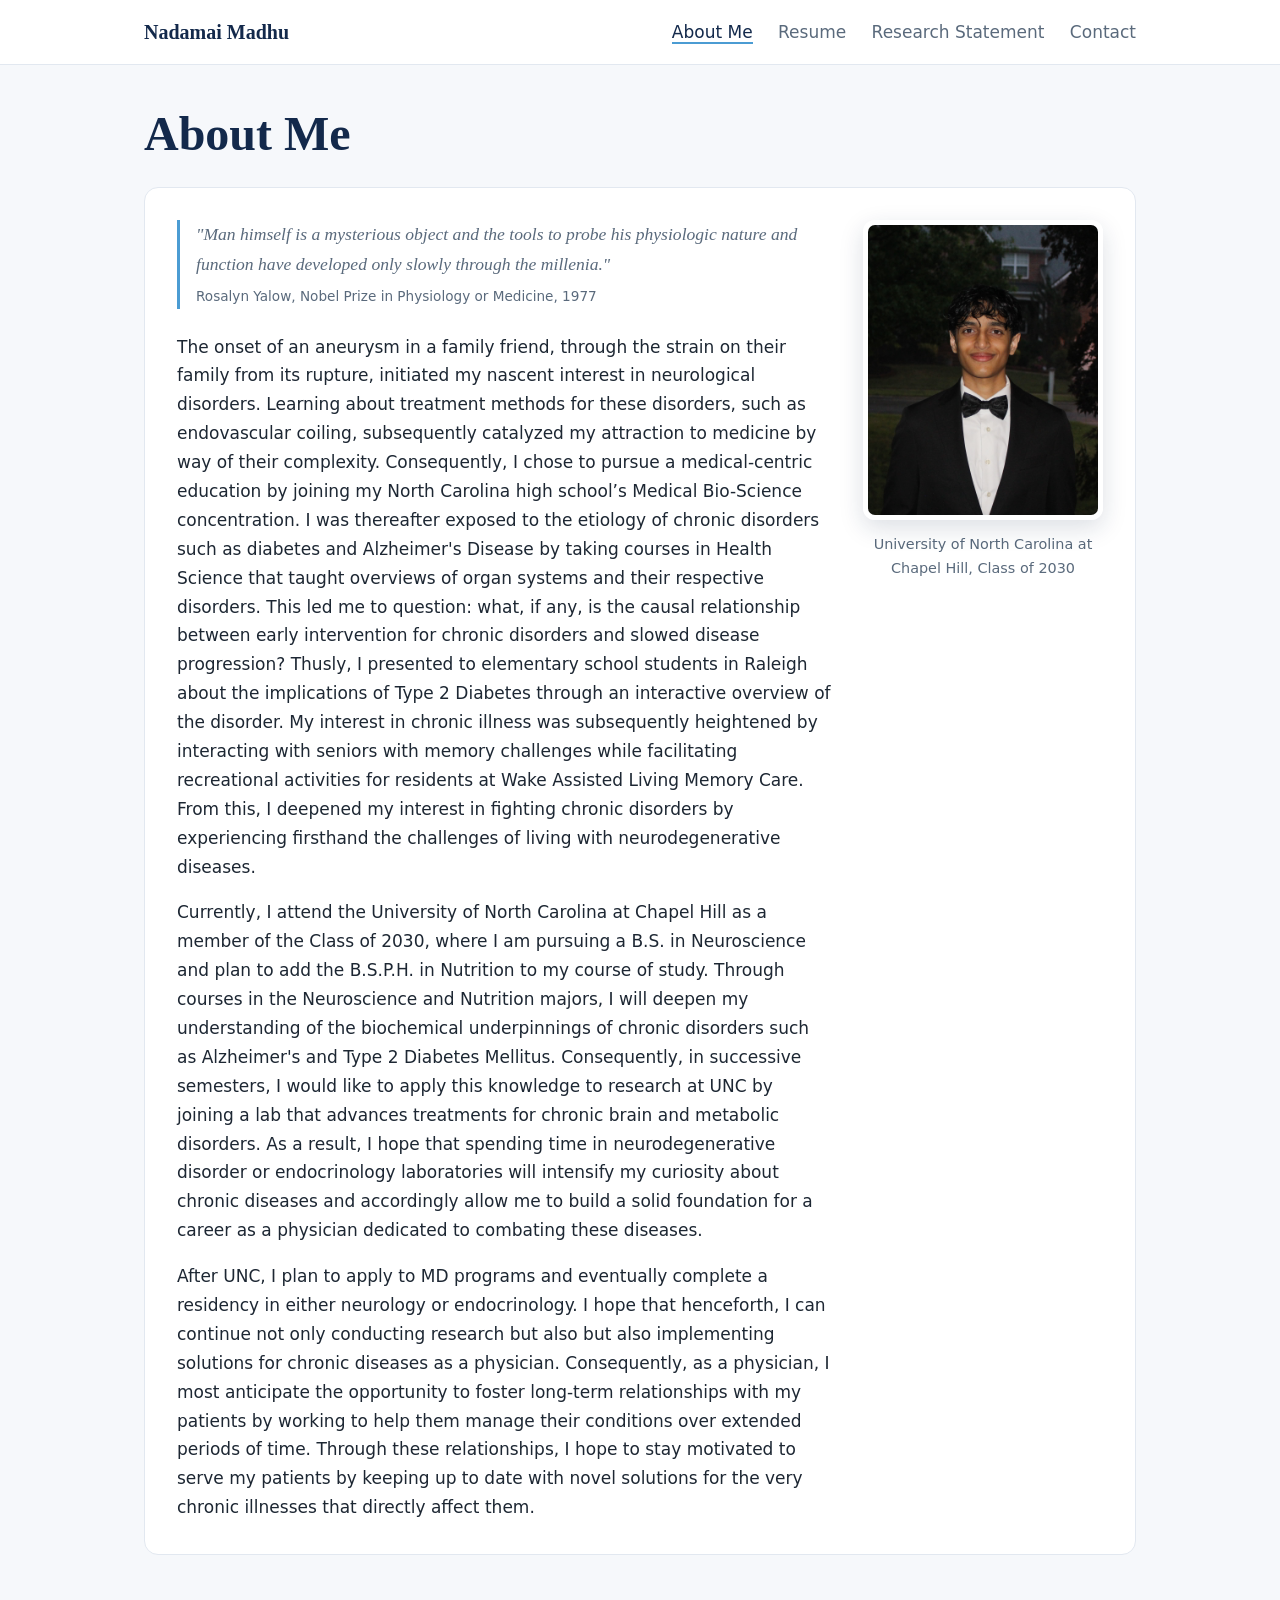
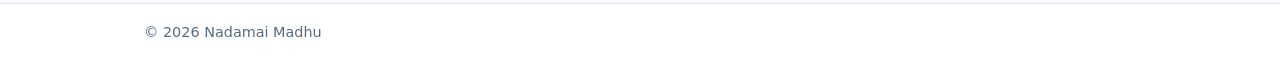
<file: index.html>
<!DOCTYPE html>
<html lang="en">
<head>
    <meta charset="utf-8">
    <meta name="viewport" content="width=device-width, initial-scale=1">
    <title>Nadamai Madhu</title>
    <link rel="stylesheet" href="style.css">
</head>
<body>
    <header>
        <div class="wrap">
            <a class="brand" href="index.html">Nadamai Madhu</a>
            <nav>
                <a href="index.html" class="on">About Me</a>
                <a href="resume.html">Resume</a>
                <a href="researchstatement.html">Research Statement</a>
                <a href="contact.html">Contact</a>
            </nav>
        </div>
    </header>

    <main class="wrap wide">
        <h1>About Me</h1>
        <div class="card about">
            <div>
                <blockquote class="quote">
                    "Man himself is a mysterious object and the tools to probe his physiologic nature and function have developed only slowly through the millenia." 
                    <cite>Rosalyn Yalow, Nobel Prize in Physiology or Medicine, 1977</cite>
                </blockquote>
            

            <p>The onset of an aneurysm in a family friend, through the strain on their family from its rupture, initiated my nascent interest in neurological disorders. Learning about treatment methods for these disorders, such as endovascular coiling, subsequently catalyzed my attraction to medicine by way of their complexity. Consequently, I chose to pursue a medical-centric education by joining my North Carolina high school’s Medical Bio-Science concentration. I was thereafter exposed to the etiology of chronic disorders such as diabetes and Alzheimer's Disease by taking courses in Health Science that taught overviews of organ systems and their respective disorders. This led me to question: what, if any, is the causal relationship between early intervention for chronic disorders and slowed disease progression? Thusly, I presented to elementary school students in Raleigh about the implications of Type 2 Diabetes through an interactive overview of the disorder. My interest in chronic illness was subsequently heightened by interacting with seniors with memory challenges while facilitating recreational activities for residents at Wake Assisted Living Memory Care. From this, I deepened my interest in fighting chronic disorders by experiencing firsthand the challenges of living with neurodegenerative diseases.  </p>

            <p>Currently, I attend the University of North Carolina at Chapel Hill as a member of the Class of 2030, where I am pursuing a B.S. in Neuroscience and plan to add the B.S.P.H. in Nutrition to my course of study. Through courses in the Neuroscience and Nutrition majors, I will deepen my understanding of the biochemical underpinnings of chronic disorders such as Alzheimer's and Type 2 Diabetes Mellitus. Consequently, in successive semesters, I would like to apply this knowledge to research at UNC by joining a lab that advances treatments for chronic brain and metabolic disorders. As a result, I hope that spending time in neurodegenerative disorder or endocrinology laboratories will intensify my curiosity about chronic diseases and accordingly allow me to build a solid foundation for a career as a physician dedicated to combating these diseases.  </p>

            <p>After UNC, I plan to apply to MD programs and eventually complete a residency in either neurology or endocrinology. I hope that henceforth, I can continue not only conducting research but also but also implementing solutions for chronic diseases as a physician. Consequently, as a physician, I most anticipate the opportunity to foster long-term relationships with my patients by working to help them manage their conditions over extended periods of time. Through these relationships, I hope to stay motivated to serve my patients by keeping up to date with novel solutions for the very chronic illnesses that directly affect them.   </p>
            </div>
            <div>
                <div class="photo">
                    <img src="IMG_8910 (1).jpeg" alt="Nadamai Madhu">
                </div>
                <p class="caption">University of North Carolina at Chapel Hill, Class of 2030</p>
            </div>
        </div>
    </main>

    <footer>
        <div class="wrap">
            <span>&copy; 2026 Nadamai Madhu</span>
        </div>
    </footer>
</body>
</html>
</file>
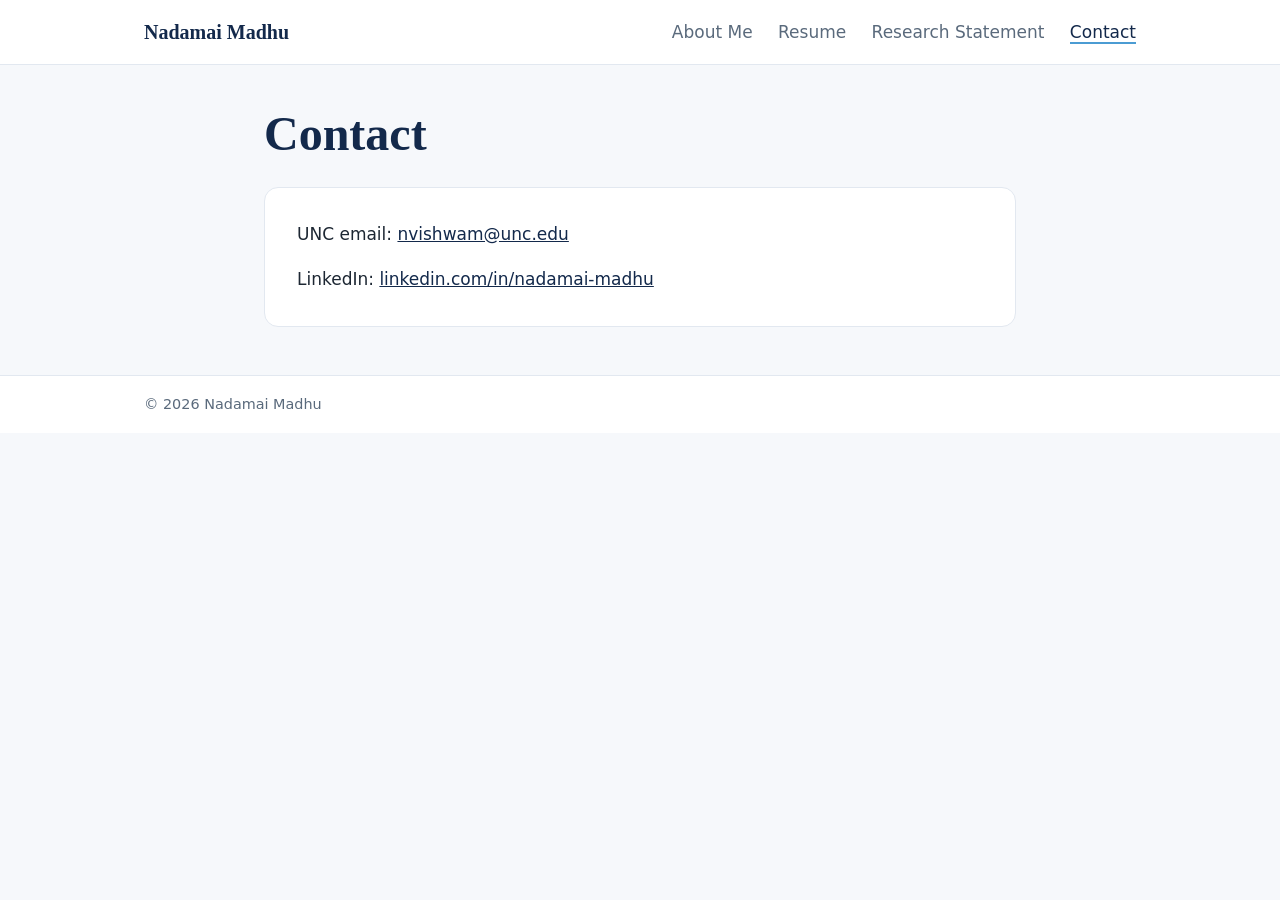
<file: contact.html>
<!DOCTYPE html>
<html lang="en">
<head>
    <meta charset="utf-8">
    <meta name="viewport" content="width=device-width, initial-scale=1">
    <title>Contact | Nadamai Madhu</title>
    <link rel="stylesheet" href="style.css">
</head>
<body>
    <header>
        <div class="wrap">
            <a class="brand" href="index.html">Nadamai Madhu</a>
            <nav>
                <a href="index.html">About Me</a>
                <a href="resume.html">Resume</a>
                <a href="researchstatement.html">Research Statement</a>
                <a href="contact.html" class="on">Contact</a>
            </nav>
        </div>
    </header>

    <main class="wrap">
        <h1>Contact</h1>
        <div class="card">
            <p>UNC email: <a href="mailto:nvishwam@unc.edu">nvishwam@unc.edu</a></p>
            <p>LinkedIn: <a href="https://www.linkedin.com/in/nadamai-madhu-b9375127a/" target="_blank">linkedin.com/in/nadamai-madhu</a></p>
        </div>
    </main>

    <footer>
        <div class="wrap">
            <span>&copy; 2026 Nadamai Madhu</span>
        </div>
    </footer>
</body>
</html>
</file>
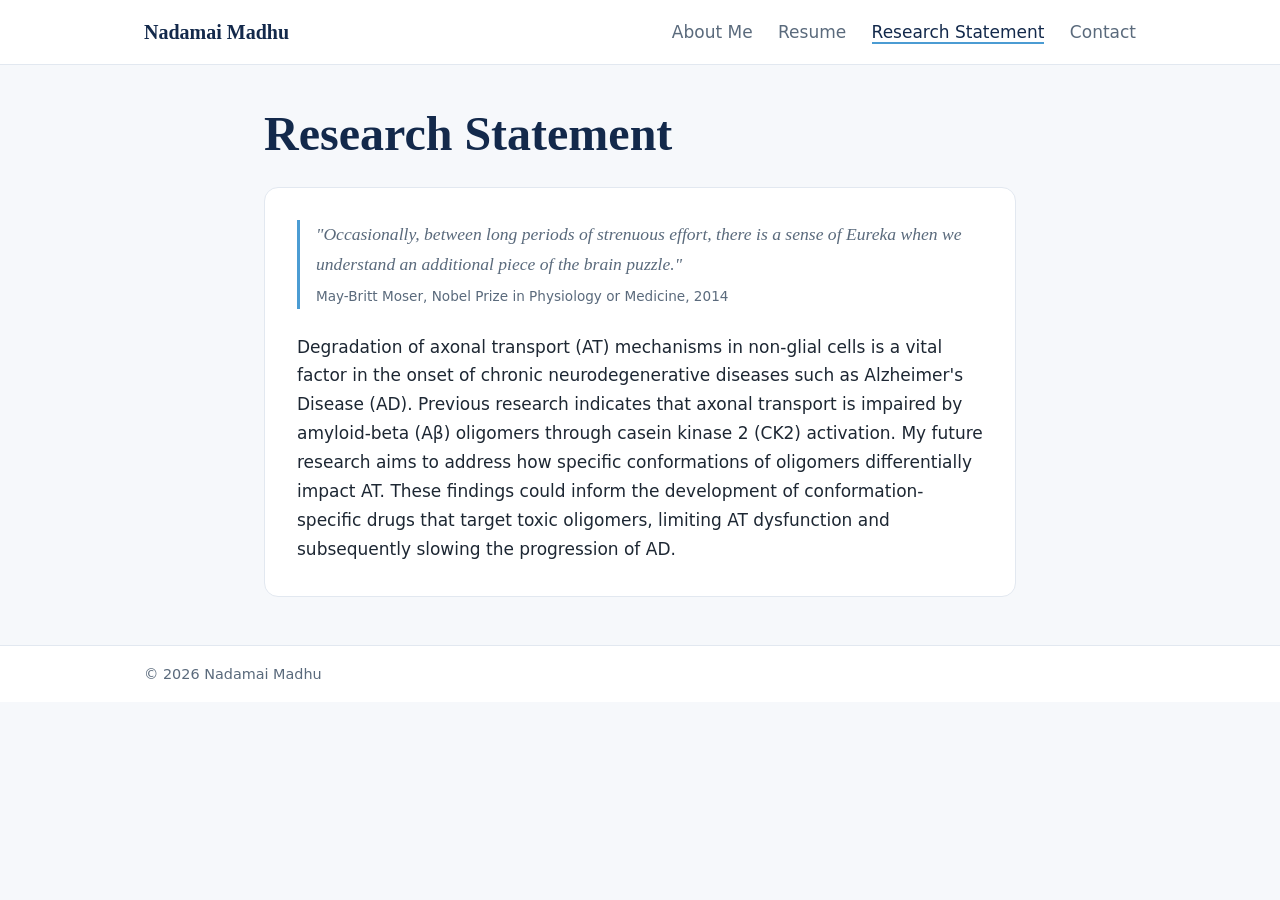
<file: researchstatement.html>
<!DOCTYPE html>
<html lang="en">
<head>
    <meta charset="utf-8">
    <meta name="viewport" content="width=device-width, initial-scale=1">
    <title>Research Statement | Nadamai Madhu</title>
    <link rel="stylesheet" href="style.css">
</head>
<body>
    <header>
        <div class="wrap">
            <a class="brand" href="index.html">Nadamai Madhu</a>
            <nav>
                <a href="index.html">About Me</a>
                <a href="resume.html">Resume</a>
                <a href="researchstatement.html" class="on">Research Statement</a>
                <a href="contact.html">Contact</a>
            </nav>
        </div>
    </header>

    <main class="wrap">
        <h1>Research Statement</h1>
        <div class="card">
            
            <blockquote class="quote">
                    "Occasionally, between long periods of strenuous effort, there is a sense of Eureka when we understand an additional piece of the brain puzzle."
                    <cite>May-Britt Moser, Nobel Prize in Physiology or Medicine, 2014</cite>
            </blockquote>

            <p>Degradation of axonal transport (AT) mechanisms in non-glial cells is a vital factor in the onset of chronic neurodegenerative diseases such as Alzheimer's Disease (AD). Previous research indicates that axonal transport is impaired by amyloid-beta (Αβ) oligomers through casein kinase 2 (CK2) activation. My future research aims to address how specific conformations of oligomers differentially impact AT. These findings could inform the development of conformation-specific drugs that target toxic oligomers, limiting AT dysfunction and subsequently slowing the progression of AD.</p>
        </div>
    </main>

    <footer>
        <div class="wrap">
            <span>&copy; 2026 Nadamai Madhu</span>
        </div>
    </footer>
</body>
</html>
</file>
<file: style.css>
*{
    box-sizing: border-box;
}

body{
    margin: 0;
    background-color: #f6f8fb;
    color: #1d2733;
    font-family: system-ui, sans-serif;
    font-size: 17px;
    line-height: 1.7;
}

h1{
    margin: 40px 0 0 0;
    color: #13294B;
    font-family: Georgia, serif;
    font-size: 3rem;
    font-weight: 600;
    line-height: 1.2;
}

a{
    color: #13294B;
}

.wrap{
    max-width: 800px;
    margin: 0 auto;
    padding: 0 24px;
}

.wide{
    max-width: 1040px;
}


header{
    background-color: white;
    border-bottom: 1px solid #e2e8f0;
}

header .wrap{
    max-width: 1040px;
    min-height: 64px;
    display: flex;
    flex-wrap: wrap;
    align-items: center;
    justify-content: space-between;
    gap: 8px;
}

.brand{
    font-family: Georgia, serif;
    font-size: 1.25rem;
    font-weight: 600;
    text-decoration: none;
}

nav a{
    margin-left: 20px;
    color: #5a6a7c;
    text-decoration: none;
}

nav a:hover{
    color: #13294B;
}

nav a.on{
    color: #13294B;
    border-bottom: 2px solid #4B9CD3;
}


.card{
    margin: 24px 0 0 0;
    padding: 32px;
    background-color: white;
    border: 1px solid #e2e8f0;
    border-radius: 14px;
}

.card p:first-child{
    margin-top: 0;
}

.card p:last-child{
    margin-bottom: 0;
}

object{
    display: block;
    width: 100%;
    height: 85vh;
    margin-top: 24px;
    border: 1px solid #e2e8f0;
    border-radius: 14px;
}


.photo{
    position: relative;
    width: 240px;
    height: 300px;
    margin: 0 auto;
    overflow: hidden;
    border: 5px solid white;
    border-radius: 12px;
    box-shadow: 0 8px 24px rgba(19, 41, 75, 0.15);
}

.photo img{
    position: absolute;
    left: -199px;
    top: -16px;
    width: 548px;
    max-width: none;
}

.quote{
    max-width: 480px;
    margin: 36px auto 0 auto;
    color: #5a6a7c;
    font-family: Georgia, serif;
    font-size: 1.1rem;
    font-style: italic;
}

.quote cite{
    display: block;
    margin-top: 6px;
    font-family: system-ui, sans-serif;
    font-size: 0.85rem;
    font-style: normal;
}

.card .quote{
    max-width: none;
    margin: 0 0 24px 0;
    padding-left: 16px;
    border-left: 3px solid #4B9CD3;
    text-align: left;
}


.about{
    display: grid;
    grid-template-columns: 1fr 240px;
    gap: 32px;
    align-items: start;
}

.caption{
    margin: 12px 0 0 0;
    color: #5a6a7c;
    font-size: 0.9rem;
    text-align: center;
}


footer{
    margin-top: 48px;
    padding: 16px 0;
    background-color: white;
    border-top: 1px solid #e2e8f0;
    color: #5a6a7c;
    font-size: 0.9rem;
}

footer .wrap{
    max-width: 1040px;
    display: flex;
    justify-content: space-between;
    align-items: center;
}


@media (max-width: 700px){
    .about{
        grid-template-columns: 1fr;
    }

    .about div:last-child{
        order: -1;
    }

    h1{
        font-size: 2rem;
    }

    nav a{
        margin: 0 12px 0 0;
    }
}
</file>
